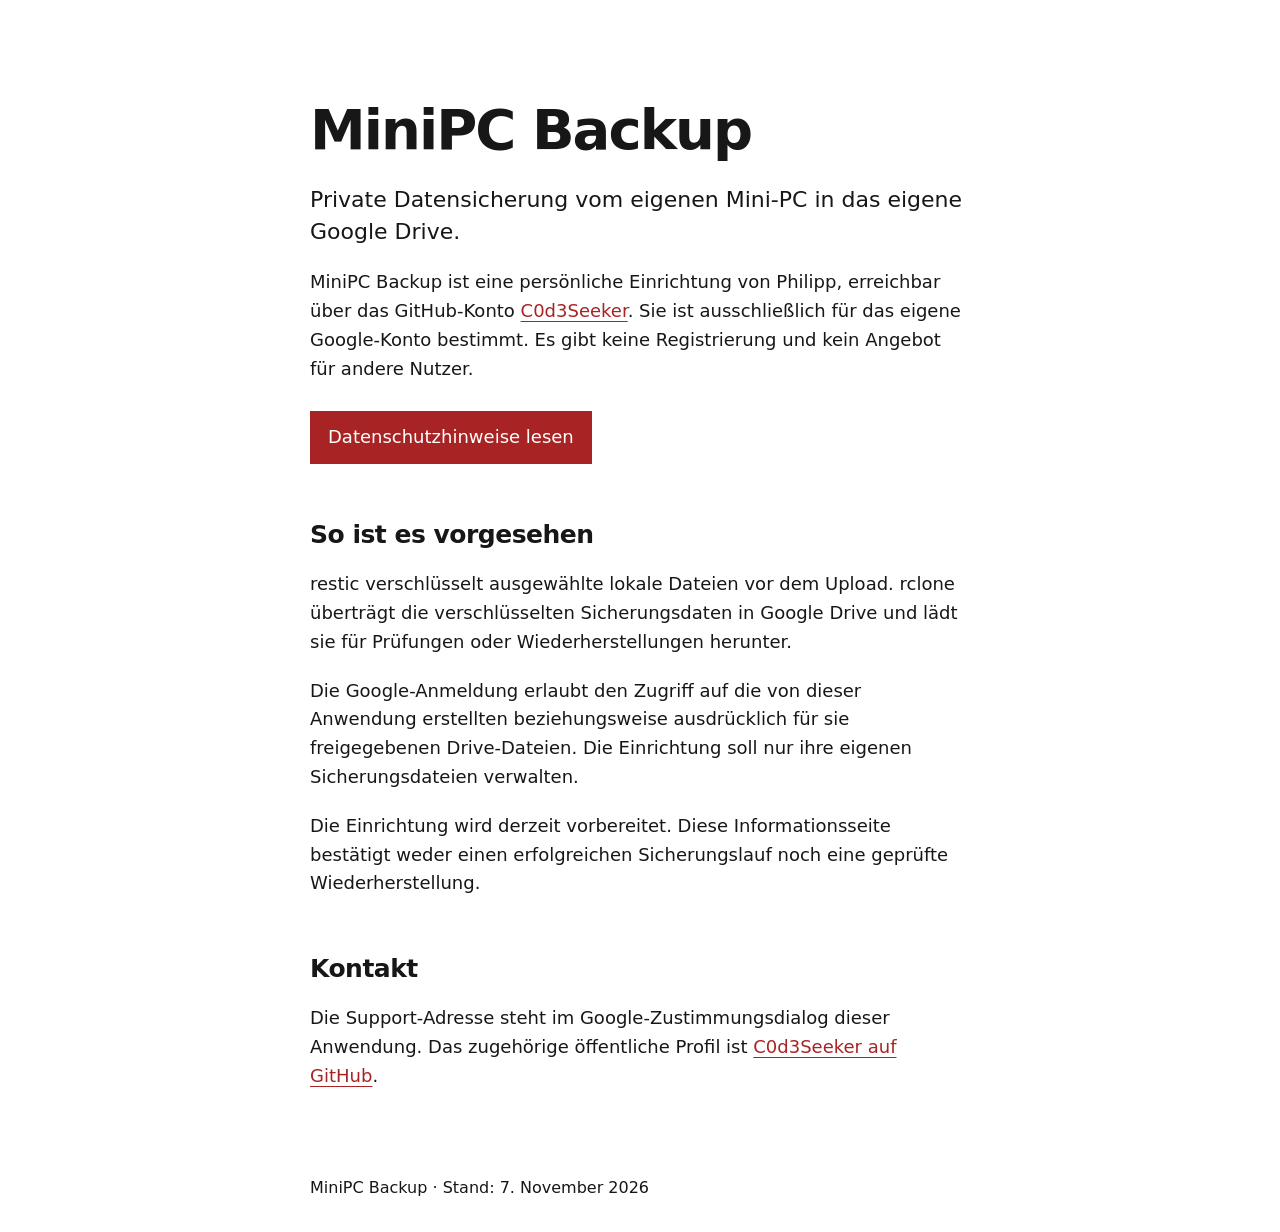
<file: index.html>
<!doctype html>
<html lang="de">
<head>
  <meta charset="utf-8">
  <meta name="viewport" content="width=device-width, initial-scale=1">
  <meta name="description" content="Informationen zur privaten Google-Drive-Sicherung MiniPC Backup.">
  <title>MiniPC Backup</title>
  <link rel="stylesheet" href="style.css">
</head>
<body>
  <main>
    <h1>MiniPC Backup</h1>
    <p class="intro">Private Datensicherung vom eigenen Mini-PC in das eigene Google Drive.</p>
    <p>MiniPC Backup ist eine persönliche Einrichtung von Philipp, erreichbar über das GitHub-Konto <a href="https://github.com/C0d3Seeker">C0d3Seeker</a>. Sie ist ausschließlich für das eigene Google-Konto bestimmt. Es gibt keine Registrierung und kein Angebot für andere Nutzer.</p>
    <p><a class="action" href="privacy.html">Datenschutzhinweise lesen</a></p>
    <section aria-labelledby="ablauf">
      <h2 id="ablauf">So ist es vorgesehen</h2>
      <p>restic verschlüsselt ausgewählte lokale Dateien vor dem Upload. rclone überträgt die verschlüsselten Sicherungsdaten in Google Drive und lädt sie für Prüfungen oder Wiederherstellungen herunter.</p>
      <p>Die Google-Anmeldung erlaubt den Zugriff auf die von dieser Anwendung erstellten beziehungsweise ausdrücklich für sie freigegebenen Drive-Dateien. Die Einrichtung soll nur ihre eigenen Sicherungsdateien verwalten.</p>
      <p>Die Einrichtung wird derzeit vorbereitet. Diese Informationsseite bestätigt weder einen erfolgreichen Sicherungslauf noch eine geprüfte Wiederherstellung.</p>
    </section>
    <section aria-labelledby="kontakt">
      <h2 id="kontakt">Kontakt</h2>
      <p>Die Support-Adresse steht im Google-Zustimmungsdialog dieser Anwendung. Das zugehörige öffentliche Profil ist <a href="https://github.com/C0d3Seeker">C0d3Seeker auf GitHub</a>.</p>
    </section>
  </main>
  <footer>MiniPC Backup · Stand: 7. November 2026</footer>
</body>
</html>
</file>
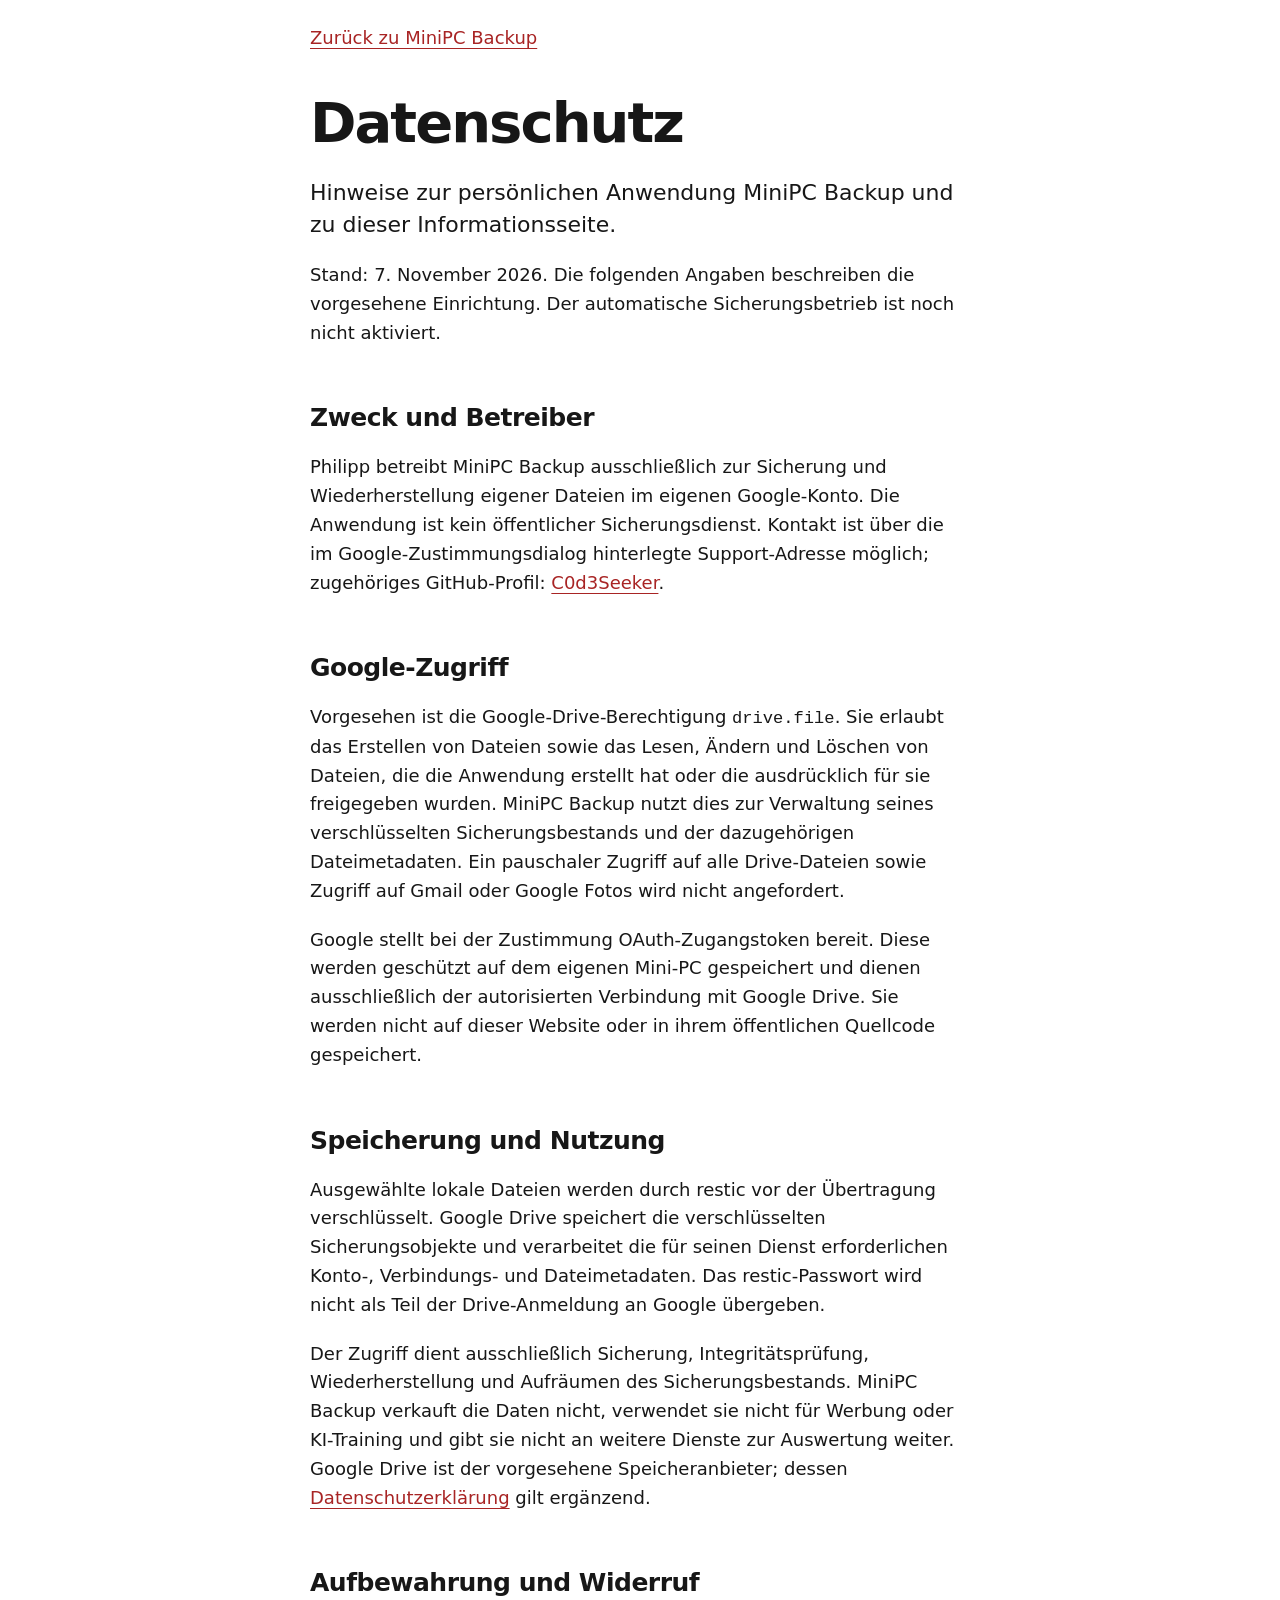
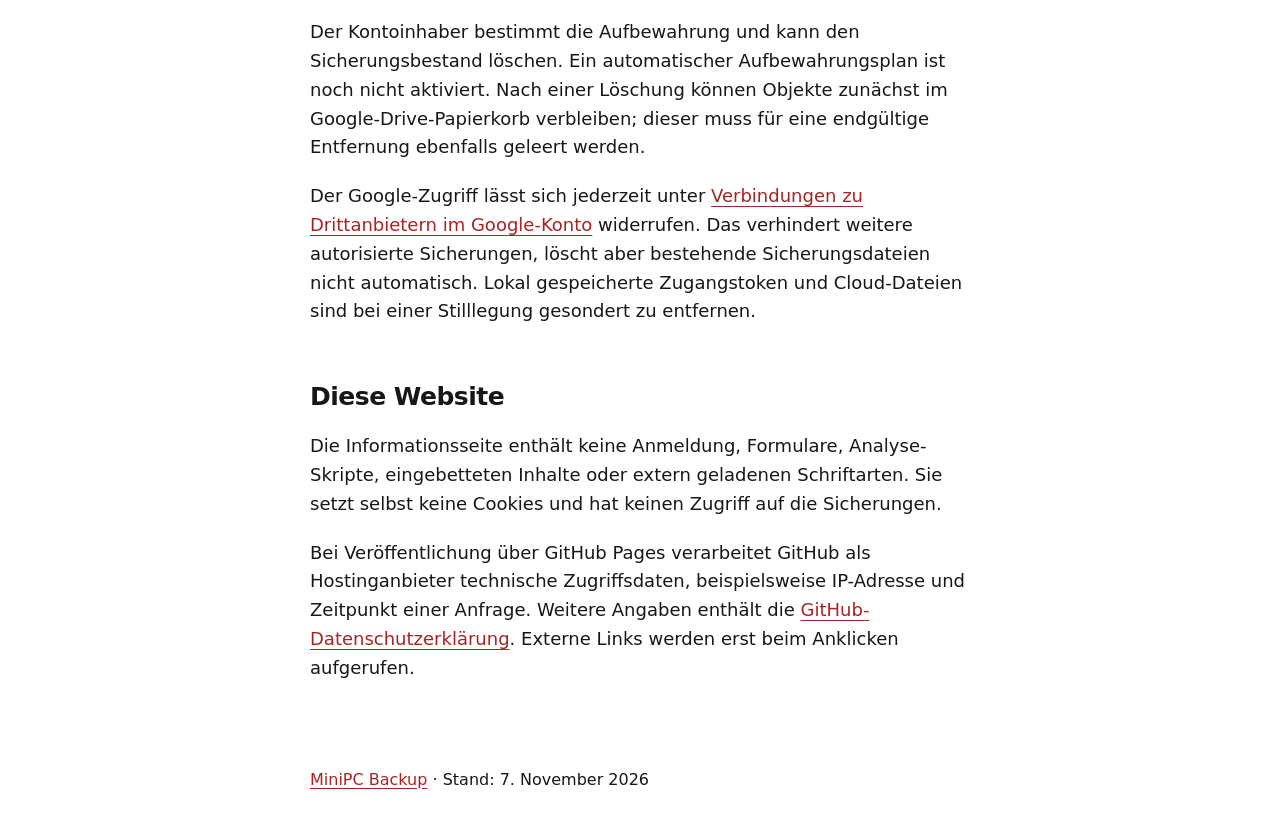
<file: privacy.html>
<!doctype html>
<html lang="de">
<head>
  <meta charset="utf-8">
  <meta name="viewport" content="width=device-width, initial-scale=1">
  <meta name="description" content="Datenschutzhinweise für die persönliche Anwendung MiniPC Backup.">
  <title>Datenschutz · MiniPC Backup</title>
  <link rel="stylesheet" href="style.css">
</head>
<body>
  <nav aria-label="Navigation"><a href="index.html">Zurück zu MiniPC Backup</a></nav>
  <main>
    <h1>Datenschutz</h1>
    <p class="intro">Hinweise zur persönlichen Anwendung MiniPC Backup und zu dieser Informationsseite.</p>
    <p>Stand: 7. November 2026. Die folgenden Angaben beschreiben die vorgesehene Einrichtung. Der automatische Sicherungsbetrieb ist noch nicht aktiviert.</p>
    <section aria-labelledby="betreiber">
      <h2 id="betreiber">Zweck und Betreiber</h2>
      <p>Philipp betreibt MiniPC Backup ausschließlich zur Sicherung und Wiederherstellung eigener Dateien im eigenen Google-Konto. Die Anwendung ist kein öffentlicher Sicherungsdienst. Kontakt ist über die im Google-Zustimmungsdialog hinterlegte Support-Adresse möglich; zugehöriges GitHub-Profil: <a href="https://github.com/C0d3Seeker">C0d3Seeker</a>.</p>
    </section>
    <section aria-labelledby="zugriff">
      <h2 id="zugriff">Google-Zugriff</h2>
      <p>Vorgesehen ist die Google-Drive-Berechtigung <code>drive.file</code>. Sie erlaubt das Erstellen von Dateien sowie das Lesen, Ändern und Löschen von Dateien, die die Anwendung erstellt hat oder die ausdrücklich für sie freigegeben wurden. MiniPC Backup nutzt dies zur Verwaltung seines verschlüsselten Sicherungsbestands und der dazugehörigen Dateimetadaten. Ein pauschaler Zugriff auf alle Drive-Dateien sowie Zugriff auf Gmail oder Google Fotos wird nicht angefordert.</p>
      <p>Google stellt bei der Zustimmung OAuth-Zugangstoken bereit. Diese werden geschützt auf dem eigenen Mini-PC gespeichert und dienen ausschließlich der autorisierten Verbindung mit Google Drive. Sie werden nicht auf dieser Website oder in ihrem öffentlichen Quellcode gespeichert.</p>
    </section>
    <section aria-labelledby="speicherung">
      <h2 id="speicherung">Speicherung und Nutzung</h2>
      <p>Ausgewählte lokale Dateien werden durch restic vor der Übertragung verschlüsselt. Google Drive speichert die verschlüsselten Sicherungsobjekte und verarbeitet die für seinen Dienst erforderlichen Konto-, Verbindungs- und Dateimetadaten. Das restic-Passwort wird nicht als Teil der Drive-Anmeldung an Google übergeben.</p>
      <p>Der Zugriff dient ausschließlich Sicherung, Integritätsprüfung, Wiederherstellung und Aufräumen des Sicherungsbestands. MiniPC Backup verkauft die Daten nicht, verwendet sie nicht für Werbung oder KI-Training und gibt sie nicht an weitere Dienste zur Auswertung weiter. Google Drive ist der vorgesehene Speicheranbieter; dessen <a href="https://policies.google.com/privacy?hl=de">Datenschutzerklärung</a> gilt ergänzend.</p>
    </section>
    <section aria-labelledby="loeschung">
      <h2 id="loeschung">Aufbewahrung und Widerruf</h2>
      <p>Der Kontoinhaber bestimmt die Aufbewahrung und kann den Sicherungsbestand löschen. Ein automatischer Aufbewahrungsplan ist noch nicht aktiviert. Nach einer Löschung können Objekte zunächst im Google-Drive-Papierkorb verbleiben; dieser muss für eine endgültige Entfernung ebenfalls geleert werden.</p>
      <p>Der Google-Zugriff lässt sich jederzeit unter <a href="https://myaccount.google.com/connections">Verbindungen zu Drittanbietern im Google-Konto</a> widerrufen. Das verhindert weitere autorisierte Sicherungen, löscht aber bestehende Sicherungsdateien nicht automatisch. Lokal gespeicherte Zugangstoken und Cloud-Dateien sind bei einer Stilllegung gesondert zu entfernen.</p>
    </section>
    <section aria-labelledby="website">
      <h2 id="website">Diese Website</h2>
      <p>Die Informationsseite enthält keine Anmeldung, Formulare, Analyse-Skripte, eingebetteten Inhalte oder extern geladenen Schriftarten. Sie setzt selbst keine Cookies und hat keinen Zugriff auf die Sicherungen.</p>
      <p>Bei Veröffentlichung über GitHub Pages verarbeitet GitHub als Hostinganbieter technische Zugriffsdaten, beispielsweise IP-Adresse und Zeitpunkt einer Anfrage. Weitere Angaben enthält die <a href="https://docs.github.com/en/site-policy/privacy-policies/github-general-privacy-statement">GitHub-Datenschutzerklärung</a>. Externe Links werden erst beim Anklicken aufgerufen.</p>
    </section>
  </main>
  <footer><a href="index.html">MiniPC Backup</a> · Stand: 7. November 2026</footer>
</body>
</html>
</file>
<file: style.css>
:root {
  color-scheme: light;
  --paper: #fff;
  --ink: #171717;
  --accent: #a82424;
  --font: system-ui, -apple-system, BlinkMacSystemFont, "Segoe UI", sans-serif;
}
* { box-sizing: border-box; }
body { margin: 0; background: var(--paper); color: var(--ink); font: 18px/1.6 var(--font); }
main, nav, footer { width: min(100% - 40px, 660px); margin-inline: auto; }
main { padding-top: clamp(40px, 8vw, 100px); }
nav { padding-top: 24px; }
nav + main { padding-top: 40px; }
h1 { font-size: clamp(36px, 6vw, 56px); line-height: 1.08; letter-spacing: -.035em; margin: 0 0 24px; }
h2 { font-size: 25px; line-height: 1.2; letter-spacing: -.02em; margin: 0 0 20px; }
p { margin: 0 0 20px; }
.intro { font-size: 22px; line-height: 1.45; }
section { margin-top: 56px; }
a { color: var(--accent); text-underline-offset: .2em; }
a:hover { text-decoration-thickness: .15em; }
a:focus-visible { outline: 3px solid var(--accent); outline-offset: 5px; }
.action { display: inline-block; background: var(--accent); color: var(--paper); padding: 12px 18px; text-decoration: none; margin-top: 8px; }
.action:hover { text-decoration: underline; }
code { font-size: .95em; }
footer { padding-block: 64px 32px; font-size: 16px; }
@media (max-width: 420px) { body { font-size: 17px; } h2 { font-size: 23px; } }
</file>
